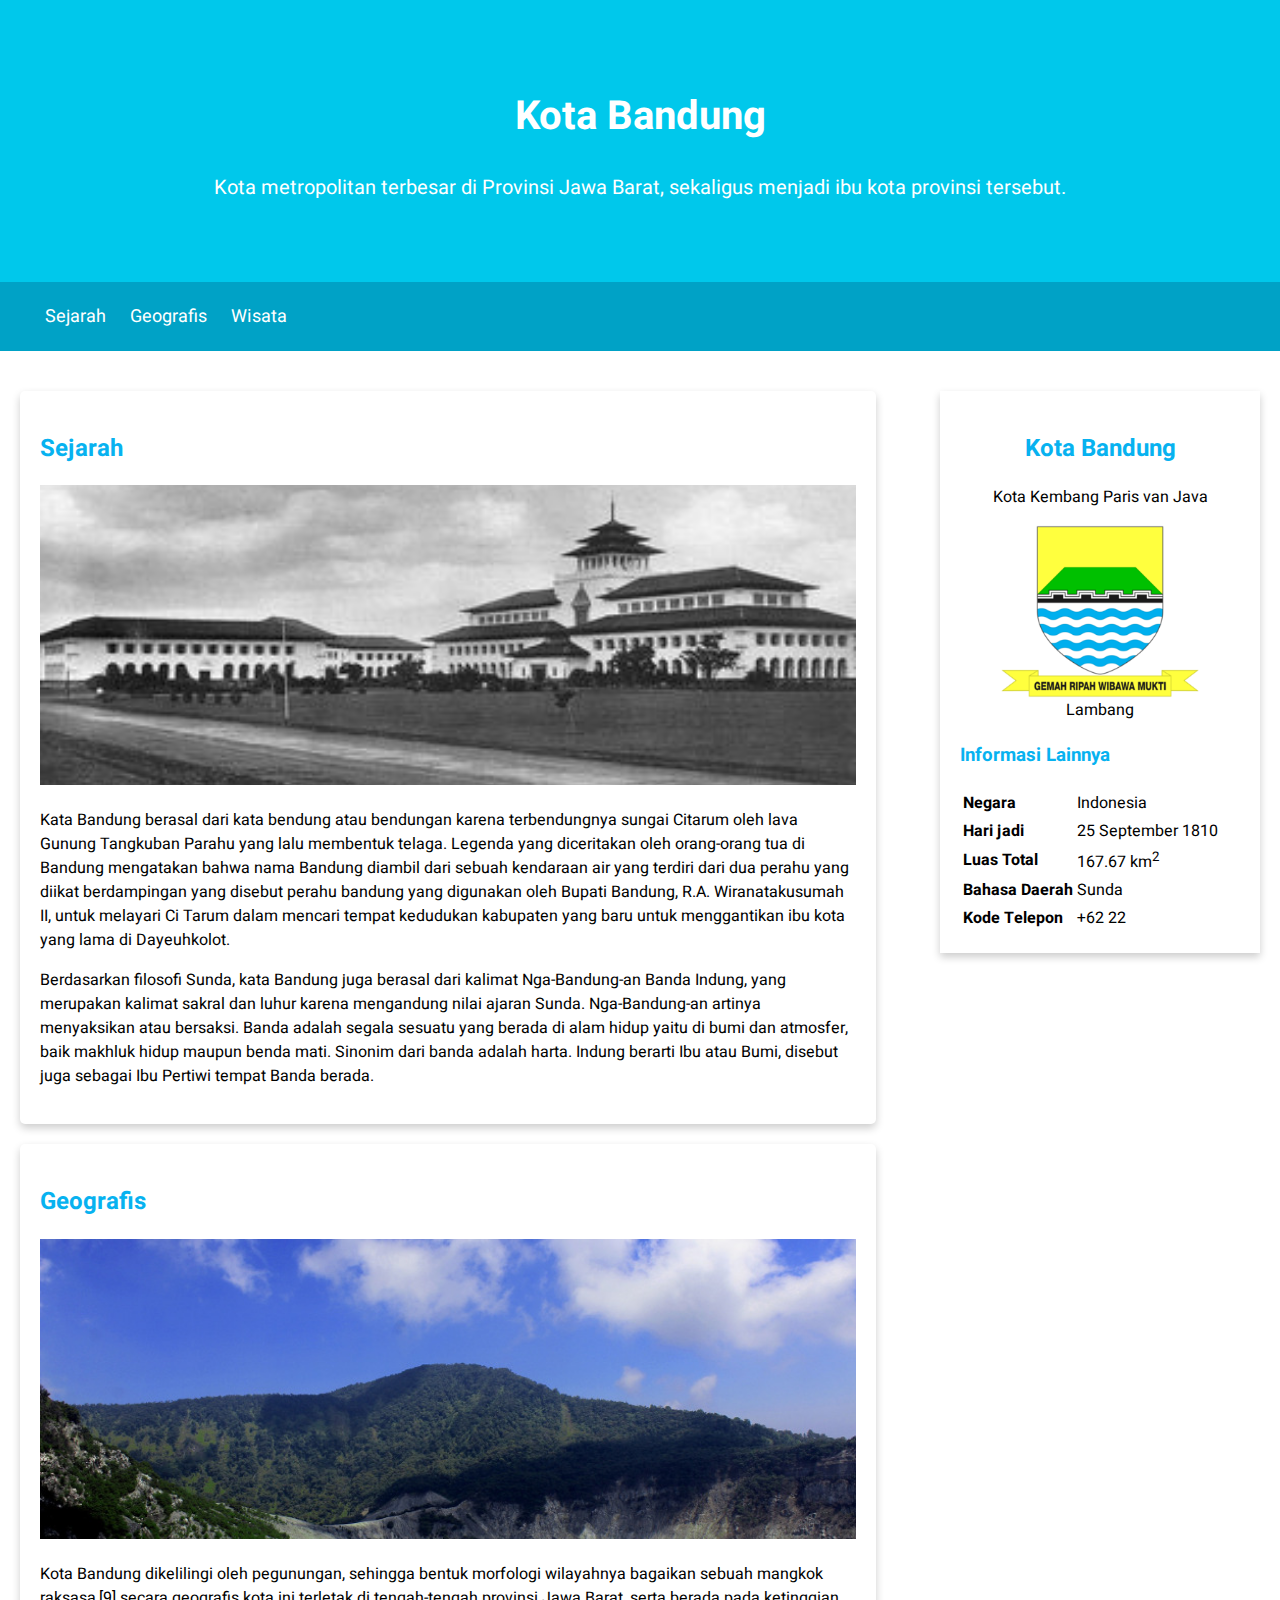
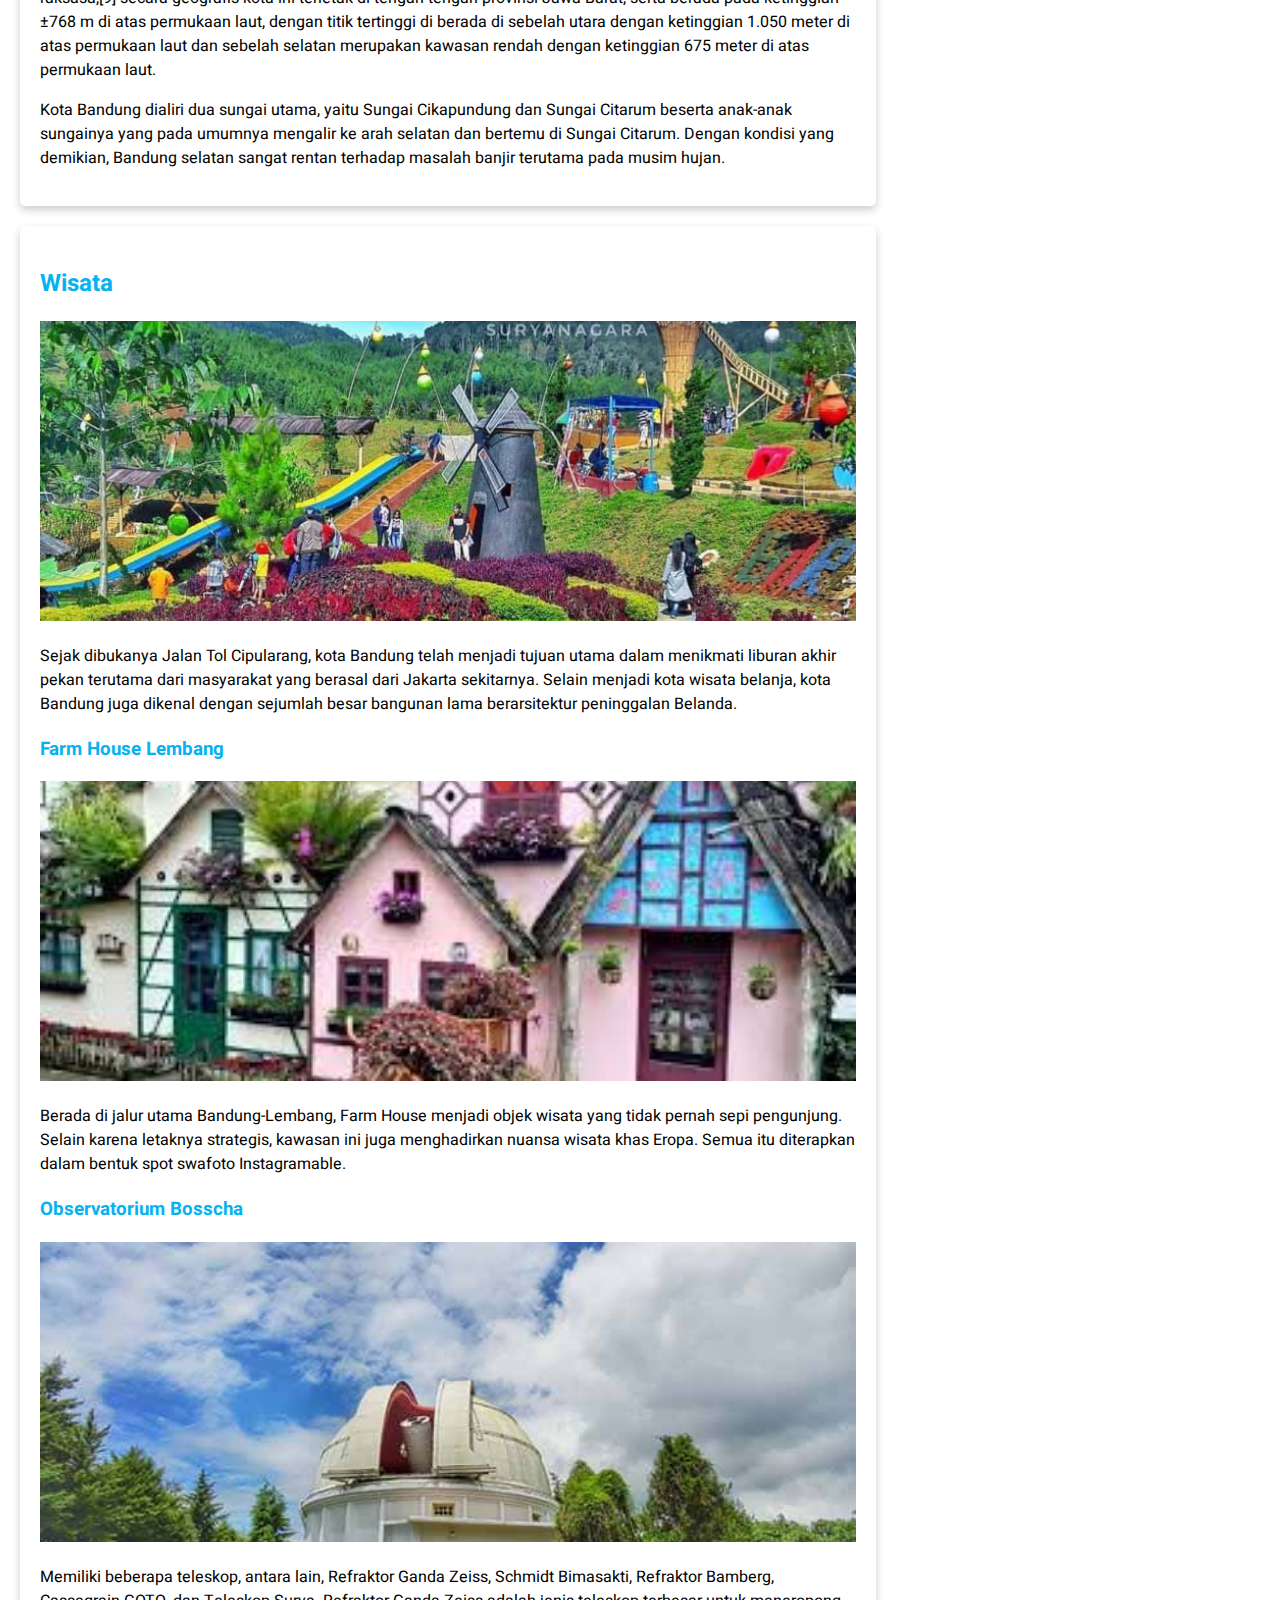
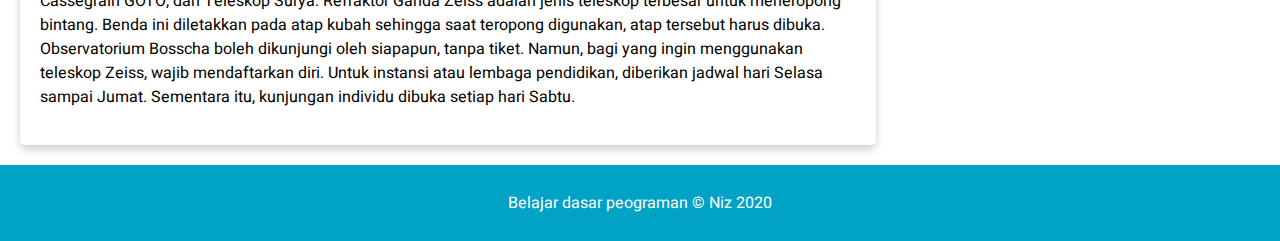
<file: index.html>
<!DOCTYPE html>
<html>
    <head>
        <title>Dicoding</title>
        <link rel="stylesheet" href="style.css">
        <meta name="viewport" content="width=device-width, initial-scale=1">
    </head>
    <body>
        <header>
            <div class="jumbotron">
                <h1 class="bandung">Kota Bandung</h1>
                <p>Kota metropolitan terbesar di Provinsi Jawa Barat, sekaligus menjadi ibu kota provinsi tersebut.</p>
            </div>
            <nav>
                <ul>
                    <li><a href="#sejarah">Sejarah</a></li>
                    <li><a href="#geografis">Geografis</a></li>
                    <li><a href="#wisata">Wisata</a></li>
                </ul>
            </nav>
        </header>
        
        <main>
            <article class="card">
                <h2 id="sejarah">Sejarah</h2>
                <img src="img/sejarah_bandung.jpg" class="featured-img" alt="Sejarah">
                <p>Kata Bandung berasal dari kata bendung atau bendungan karena terbendungnya sungai Citarum oleh lava Gunung
                    Tangkuban Parahu yang lalu membentuk telaga. Legenda yang diceritakan oleh orang-orang tua di Bandung mengatakan
                    bahwa nama Bandung diambil dari sebuah kendaraan air yang terdiri dari dua perahu yang diikat berdampingan yang
                    disebut perahu bandung yang digunakan oleh Bupati Bandung, R.A. Wiranatakusumah II, untuk melayari Ci Tarum dalam
                    mencari tempat kedudukan kabupaten yang baru untuk menggantikan ibu kota yang lama di Dayeuhkolot.
                </p>
                <p>Berdasarkan filosofi Sunda, kata Bandung juga berasal dari kalimat Nga-Bandung-an Banda Indung, yang merupakan
                    kalimat sakral dan luhur karena mengandung nilai ajaran Sunda. Nga-Bandung-an artinya menyaksikan atau bersaksi.
                    Banda adalah segala sesuatu yang berada di alam hidup yaitu di bumi dan atmosfer, baik makhluk hidup maupun benda
                    mati. Sinonim dari banda adalah harta. Indung berarti Ibu atau Bumi, disebut juga sebagai Ibu Pertiwi tempat Banda
                    berada.
                </p>
            </article>

            <article class="card">
                <h2 id="geografis">Geografis</h2>
                <img src="img/geografis.jpg" class="featured-img" alt="Geo">
                <p>Kota Bandung dikelilingi oleh pegunungan, sehingga bentuk morfologi wilayahnya bagaikan sebuah mangkok raksasa,[9]
                    secara geografis kota ini terletak di tengah-tengah provinsi Jawa Barat, serta berada pada ketinggian ±768 m di atas
                    permukaan laut, dengan titik tertinggi di berada di sebelah utara dengan ketinggian 1.050 meter di atas permukaan
                    laut dan sebelah selatan merupakan kawasan rendah dengan ketinggian 675 meter di atas permukaan laut.
                </p>
                <p>Kota Bandung dialiri dua sungai utama, yaitu Sungai Cikapundung dan Sungai Citarum beserta anak-anak sungainya yang
                    pada umumnya mengalir ke arah selatan dan bertemu di Sungai Citarum. Dengan kondisi yang demikian, Bandung selatan
                    sangat rentan terhadap masalah banjir terutama pada musim hujan.
                </p>
            </article>

            <article class="card">
                <h2 id="wisata">Wisata</h2>
                <img src="img/wisata-bandung.jpg" class="featured-img" alt="Wisata">
                <p>Sejak dibukanya Jalan Tol Cipularang, kota Bandung telah menjadi tujuan utama dalam menikmati liburan akhir pekan
                    terutama dari masyarakat yang berasal dari Jakarta sekitarnya. Selain menjadi kota wisata belanja, kota Bandung juga
                    dikenal dengan sejumlah besar bangunan lama berarsitektur peninggalan Belanda.
                </p>
                <section>
                    <h3>Farm House Lembang</h3>
                    <img src="img/farm-house.jpg" class="farm-house" alt="farm house">
                    <p>
                      Berada di jalur utama Bandung-Lembang, Farm House menjadi objek wisata yang tidak pernah sepi pengunjung. Selain
                      karena letaknya strategis, kawasan ini juga menghadirkan nuansa wisata khas Eropa. Semua itu diterapkan dalam
                      bentuk spot swafoto Instagramable.
                    </p>
                </section>
                <section>
                    <h3>Observatorium Bosscha</h3>
                    <img src="img/Observatorium-Bosscha.jpg" class="bosscha" alt="bosscha">
                    <p>
                      Memiliki beberapa teleskop, antara lain, Refraktor Ganda Zeiss, Schmidt Bimasakti, Refraktor Bamberg, Cassegrain
                      GOTO, dan Teleskop Surya. Refraktor Ganda Zeiss adalah jenis teleskop terbesar untuk meneropong bintang. Benda
                      ini diletakkan pada atap kubah sehingga saat teropong digunakan, atap tersebut harus dibuka. Observatorium
                      Bosscha boleh dikunjungi oleh siapapun, tanpa tiket. Namun, bagi yang ingin menggunakan teleskop Zeiss, wajib
                      mendaftarkan diri. Untuk instansi atau lembaga pendidikan, diberikan jadwal hari Selasa sampai Jumat. Sementara
                      itu, kunjungan individu dibuka setiap hari Sabtu.
                    </p>
                  </section>
            </article>
        </main>
        
        <aside>
            <article>
                <h2 class="title">Kota Bandung</h2>
                <p class="slogan">Kota Kembang Paris van Java</p>
                <figure>
                    <img class="logo" src="img/Bandung_coa.png">
                    <figcaption>Lambang</figcaption>
                </figure>
            </article>

        <section class="informasi">
            <h3>Informasi Lainnya</h3>
            <table>
                <tr>
                    <th>Negara </th>
                    <td>Indonesia</td>
                </tr>
                <tr>
                    <th>Hari jadi </th>
                    <td>25 September 1810</td>
                </tr>
                <tr>
                    <th>Luas Total </th>
                    <td>167.67 km<sup>2</sup></td>
                </tr>
                <tr>
                    <th>Bahasa Daerah</th>
                    <td>Sunda</td>
                </tr>
                <tr>
                    <th>Kode Telepon</th>
                    <td>+62 22</td>
                </tr>
             </table>
            </section>
        </aside>
        <footer>
            <p>Belajar dasar peograman &copy; Niz 2020</p>
        </footer>
        <script src="" async defer></script>
    </body>
</html>
</file>
<file: style.css>
@import url('https://fonts.googleapis.com/css2?family=Heebo&display=swap');

@media screen and (max-width: 1000px) {
    main{
        width: 10%;
    }
}

*{
    box-sizing: border-box;
}

body{
    font-family: 'Heebo', sans-serif;
    margin: 0;
    padding: 0;
    overflow: auto;
}
header{
    display: inline;
}
h2, h3 {
    color: #07b2f0;
}

[alt="Sejarah"] {
    width: 100%;
    max-height: 300px;
    object-fit: cover;
    object-position: center;
}

[alt="Geo"] {
    width: 100%;
    max-height: 300px;
    object-fit: cover;
    object-position: center;
}

[alt="Wisata"] {
    width: 100%;
    max-height: 300px;
    object-fit: cover;
    object-position: center;
}

.farm-house {
    width: 100%;
    max-height: 300px;
    object-fit: cover;
    object-position: center;
}

.bosscha{
    width: 100%;
    max-height: 300px;
    object-fit: cover;
    object-position: center;
}

.logo{
    display: block;
    margin-right: auto;
    margin-left: auto;
    width: 100%;
}
figcaption{
    text-align: center;
}

.title{
    text-align: center;
}

.slogan{
    text-align: center;
}

.card{
    box-shadow: 0 4px 8px 0 rgba(0, 0, 0, 0.2);
    border-radius: 5px;
    padding: 20px;
    margin-top: 20px;
}

.jumbotron{
    padding: 60px;
    background-color: #00c8eb;
    text-align: center;
    font-size: 20px;
    color: white;
}

nav li{
    display: inline;
    margin-right: 20px;
    list-style-type: none;
}

nav {
    background-color: #00a2c6;
    padding: 5px;
    position: sticky;
    top: 0;
}

nav a {
    font-size: 18px;
    font-weight: 400;
    text-decoration: none;
    color: white;
}

.informasi{
    text-align: left;
}

main{
    padding: 20px;
    float: left;
    width: 70%;
}
  
 aside{
     margin-top: 40px;
     margin-right: 20px;
     float: right;
     width: 25%;
     box-shadow: 0 4px 8px 0 rgba(0, 0, 0, 0.2);
     padding: 20px;
 } 

 footer{
     float: left;
     bottom: 0;
     width: 100%;
     text-align: center;
     background-color: #00a2c6;
     color: white;
     padding: 10px;
 }
</file>
